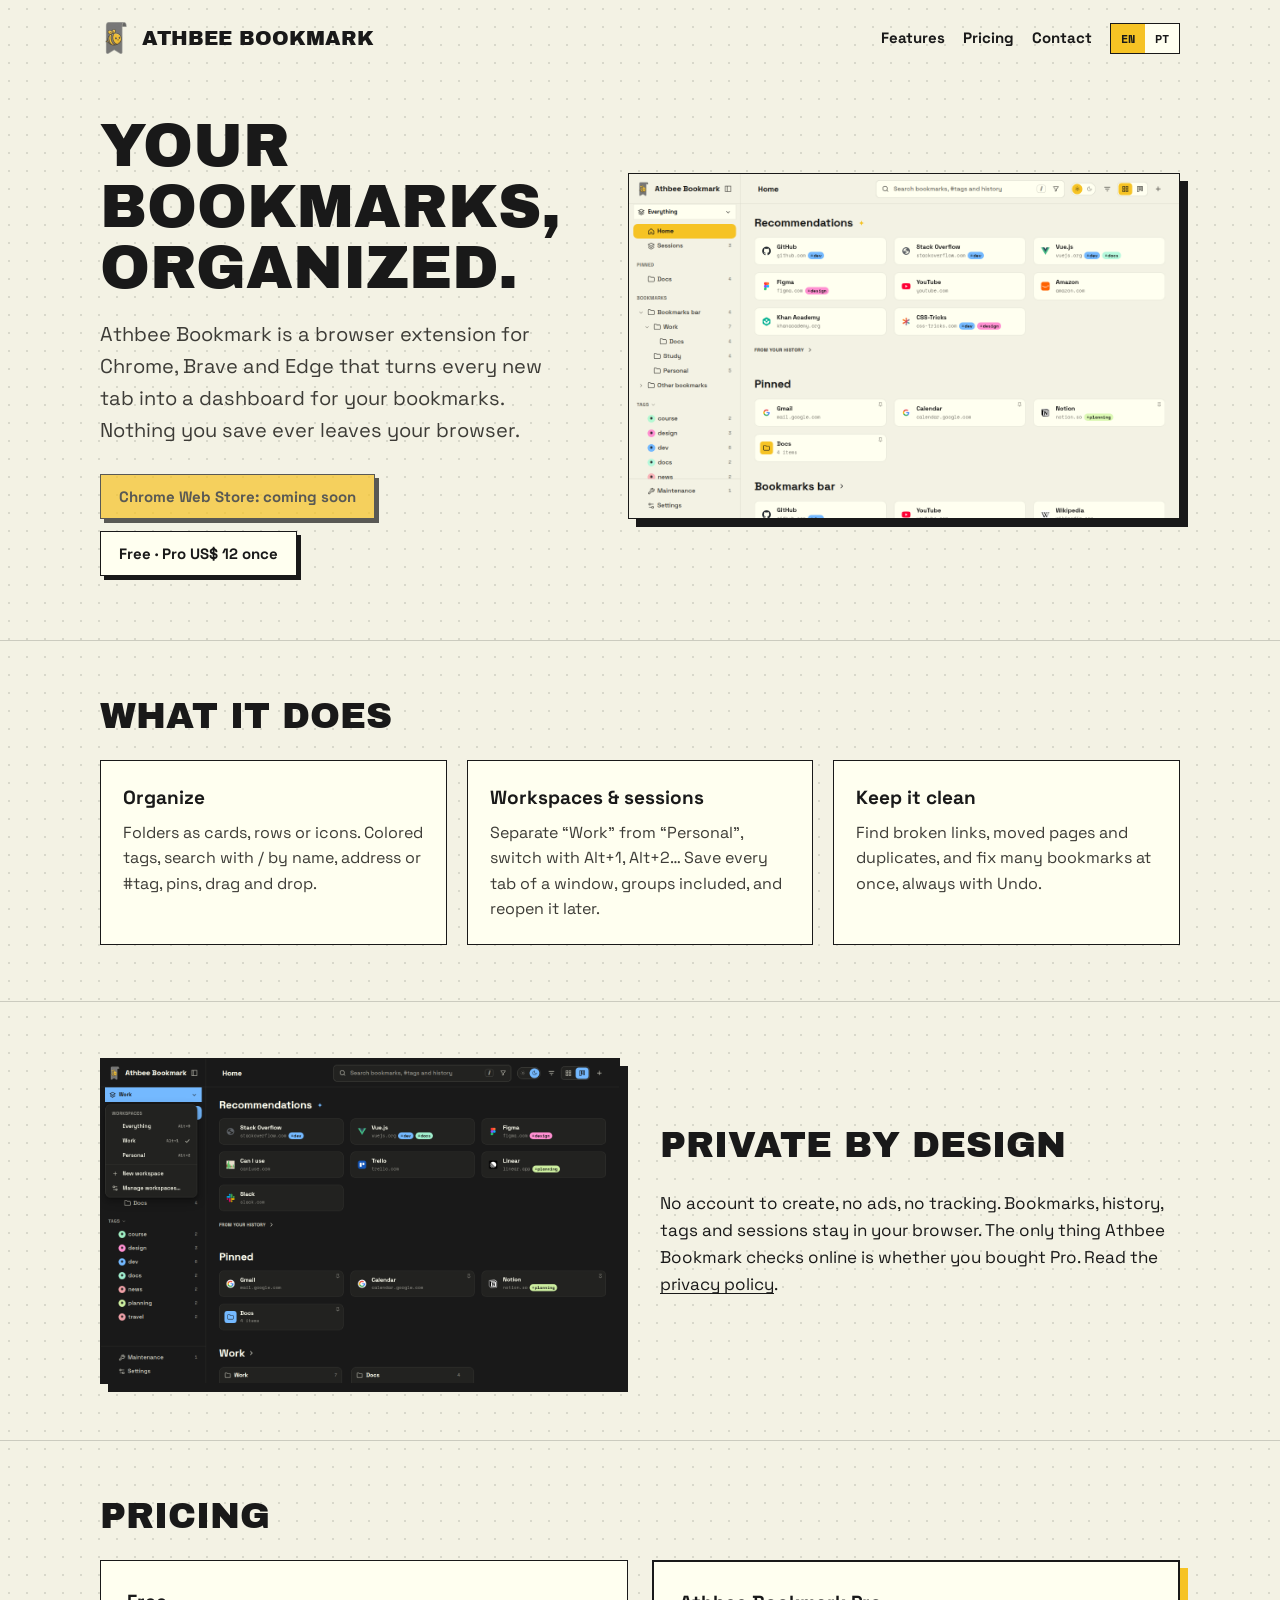
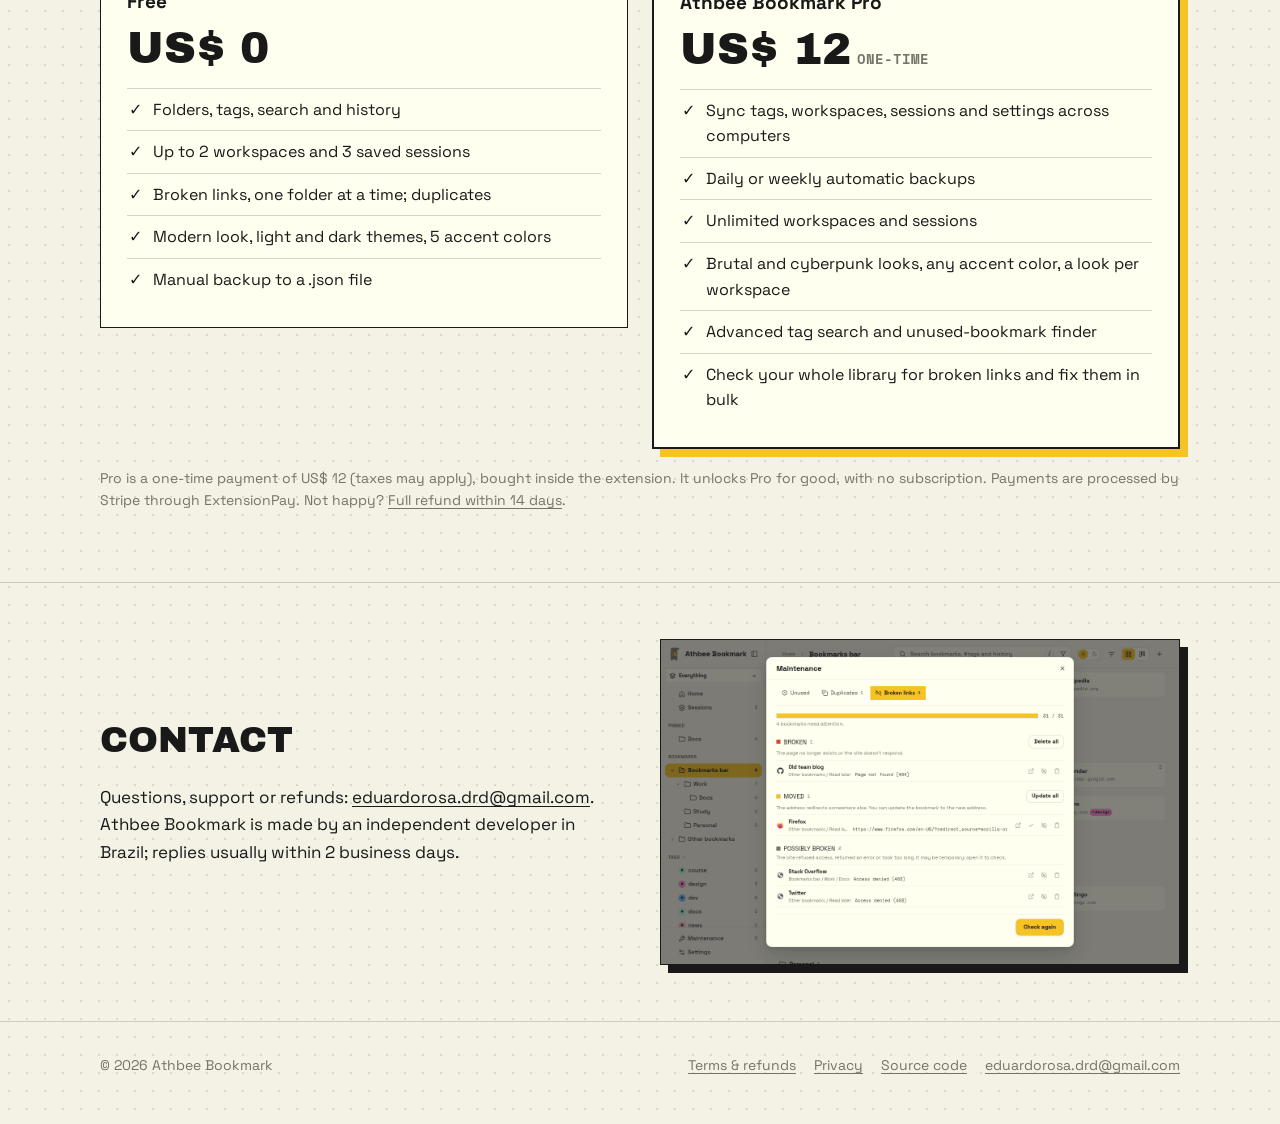
<file: index.html>
<!doctype html>
<html lang="en" data-lang="en">
<head>
<meta charset="utf-8">
<meta name="viewport" content="width=device-width, initial-scale=1">
<title>Athbee Bookmark – your bookmarks, organized</title>
<meta name="description" content="Athbee Bookmark is a browser extension that turns the new tab into a dashboard for your bookmarks: tags, workspaces, tab sessions, broken links and duplicates. Free, with an optional US$ 12 one-time Pro upgrade.">
<link rel="icon" href="img/icon-128.png">
<link rel="stylesheet" href="style.css">
<script src="lang.js"></script>
</head>
<body>
<header class="wrap top">
  <a class="brand" href="./"><img src="img/icon-128.png" alt="">Athbee Bookmark</a>
  <nav class="nav">
    <a class="hide-sm" href="#features"><span lang="en">Features</span><span lang="pt">Recursos</span></a>
    <a href="#pricing"><span lang="en">Pricing</span><span lang="pt">Preços</span></a>
    <a class="hide-sm" href="#contact"><span lang="en">Contact</span><span lang="pt">Contato</span></a>
    <span class="lang"><button data-set-lang="en">EN</button><button data-set-lang="pt">PT</button></span>
  </nav>
</header>

<main>
  <div class="wrap hero">
    <div>
      <h1 lang="en">Your bookmarks, organized.</h1>
      <h1 lang="pt">Seus favoritos, organizados.</h1>
      <p class="lead" lang="en">Athbee Bookmark is a browser extension for Chrome, Brave and Edge that turns every new tab into a dashboard for your bookmarks. Nothing you save ever leaves your browser.</p>
      <p class="lead" lang="pt">O Athbee Bookmark é uma extensão para Chrome, Brave e Edge que transforma cada nova guia num painel dos seus favoritos. Nada do que você salva sai do navegador.</p>
      <div class="cta">
        <a class="btn" aria-disabled="true"><span lang="en">Chrome Web Store: coming soon</span><span lang="pt">Chrome Web Store: em breve</span></a>
        <a class="btn ghost" href="#pricing"><span lang="en">Free · Pro US$ 12 once</span><span lang="pt">Grátis · Pro US$ 12 uma vez</span></a>
      </div>
    </div>
    <img class="shot" src="img/home.png" width="1280" height="800" alt="Athbee Bookmark new tab with suggestions, pinned bookmarks and folders">
  </div>

  <section id="features">
    <div class="wrap">
      <h2><span lang="en">What it does</span><span lang="pt">O que ele faz</span></h2>
      <div class="grid3">
        <div class="card">
          <h3><span lang="en">Organize</span><span lang="pt">Organize</span></h3>
          <p lang="en">Folders as cards, rows or icons. Colored tags, search with / by name, address or #tag, pins, drag and drop.</p>
          <p lang="pt">Pastas em cartões, linhas ou ícones. Tags coloridas, busca com / por nome, endereço ou #tag, fixados, arrastar e soltar.</p>
        </div>
        <div class="card">
          <h3><span lang="en">Workspaces &amp; sessions</span><span lang="pt">Workspaces e sessões</span></h3>
          <p lang="en">Separate “Work” from “Personal”, switch with Alt+1, Alt+2… Save every tab of a window, groups included, and reopen it later.</p>
          <p lang="pt">Separe “Trabalho” de “Pessoal” e troque com Alt+1, Alt+2… Salve todas as abas de uma janela, com grupos, e reabra depois.</p>
        </div>
        <div class="card">
          <h3><span lang="en">Keep it clean</span><span lang="pt">Mantenha em ordem</span></h3>
          <p lang="en">Find broken links, moved pages and duplicates, and fix many bookmarks at once, always with Undo.</p>
          <p lang="pt">Encontre links quebrados, páginas que mudaram e duplicados, e corrija vários favoritos de uma vez, sempre com Desfazer.</p>
        </div>
      </div>
    </div>
  </section>

  <section>
    <div class="wrap split">
      <img class="shot" src="img/workspaces.png" width="1280" height="800" alt="Workspaces in dark mode, columns layout">
      <div>
        <h2><span lang="en">Private by design</span><span lang="pt">Privado de verdade</span></h2>
        <p lang="en">No account to create, no ads, no tracking. Bookmarks, history, tags and sessions stay in your browser. The only thing Athbee Bookmark checks online is whether you bought Pro. Read the <a href="privacy.html">privacy policy</a>.</p>
        <p lang="pt">Sem criar conta, sem anúncios, sem rastreamento. Favoritos, histórico, tags e sessões ficam no seu navegador. A única coisa que o Athbee Bookmark consulta pela internet é se você comprou o Pro. Leia a <a href="privacy.html">política de privacidade</a>.</p>
      </div>
    </div>
  </section>

  <section id="pricing">
    <div class="wrap">
      <h2><span lang="en">Pricing</span><span lang="pt">Preços</span></h2>
      <div class="plans">
        <div class="plan">
          <h3><span lang="en">Free</span><span lang="pt">Grátis</span></h3>
          <div class="price">US$ 0</div>
          <ul lang="en">
            <li>Folders, tags, search and history</li>
            <li>Up to 2 workspaces and 3 saved sessions</li>
            <li>Broken links, one folder at a time; duplicates</li>
            <li>Modern look, light and dark themes, 5 accent colors</li>
            <li>Manual backup to a .json file</li>
          </ul>
          <ul lang="pt">
            <li>Pastas, tags, busca e histórico</li>
            <li>Até 2 workspaces e 3 sessões salvas</li>
            <li>Links quebrados, uma pasta por vez; duplicados</li>
            <li>Visual moderno, temas claro e escuro, 5 cores de destaque</li>
            <li>Backup manual em arquivo .json</li>
          </ul>
        </div>
        <div class="plan pro">
          <h3>Athbee Bookmark Pro</h3>
          <div class="price">US$ 12<small lang="en">one-time</small><small lang="pt">pagamento único</small></div>
          <ul lang="en">
            <li>Sync tags, workspaces, sessions and settings across computers</li>
            <li>Daily or weekly automatic backups</li>
            <li>Unlimited workspaces and sessions</li>
            <li>Brutal and cyberpunk looks, any accent color, a look per workspace</li>
            <li>Advanced tag search and unused-bookmark finder</li>
            <li>Check your whole library for broken links and fix them in bulk</li>
          </ul>
          <ul lang="pt">
            <li>Sincronize tags, workspaces, sessões e configurações entre computadores</li>
            <li>Backup automático diário ou semanal</li>
            <li>Workspaces e sessões ilimitados</li>
            <li>Visuais brutal e cyberpunk, qualquer cor de destaque, visual por workspace</li>
            <li>Busca avançada por tags e favoritos parados</li>
            <li>Verifique a biblioteca inteira e corrija links em lote</li>
          </ul>
        </div>
      </div>
      <p class="fine" lang="en">Pro is a one-time payment of US$ 12 (taxes may apply), bought inside the extension. It unlocks Pro for good, with no subscription. Payments are processed by Stripe through ExtensionPay. Not happy? <a href="terms.html#refunds">Full refund within 14 days</a>.</p>
      <p class="fine" lang="pt">O Pro é um pagamento único de US$ 12 (podem incidir impostos), feito dentro da extensão. Libera o Pro para sempre, sem assinatura. Os pagamentos são processados pelo Stripe, via ExtensionPay. Não gostou? <a href="terms.html#refunds-pt">Reembolso integral em até 14 dias</a>.</p>
    </div>
  </section>

  <section id="contact">
    <div class="wrap split">
      <div>
        <h2><span lang="en">Contact</span><span lang="pt">Contato</span></h2>
        <p lang="en">Questions, support or refunds: <a href="mailto:eduardorosa.drd@gmail.com">eduardorosa.drd@gmail.com</a>. Athbee Bookmark is made by an independent developer in Brazil; replies usually within 2 business days.</p>
        <p lang="pt">Dúvidas, suporte ou reembolsos: <a href="mailto:eduardorosa.drd@gmail.com">eduardorosa.drd@gmail.com</a>. O Athbee Bookmark é feito por um desenvolvedor independente no Brasil; respostas geralmente em até 2 dias úteis.</p>
      </div>
      <img class="shot" src="img/maintenance.png" width="1280" height="800" alt="Broken-link check in the maintenance panel">
    </div>
  </section>
</main>

<footer>
  <div class="wrap">
    <span>© 2026 Athbee Bookmark</span>
    <nav>
      <a href="terms.html"><span lang="en">Terms &amp; refunds</span><span lang="pt">Termos e reembolso</span></a>
      <a href="privacy.html"><span lang="en">Privacy</span><span lang="pt">Privacidade</span></a>
      <a href="https://github.com/erdodrddev-stack/athbee-bookmark-extension"><span lang="en">Source code</span><span lang="pt">Código-fonte</span></a>
      <a href="mailto:eduardorosa.drd@gmail.com">eduardorosa.drd@gmail.com</a>
    </nav>
  </div>
</footer>
</body>
</html>
</file>
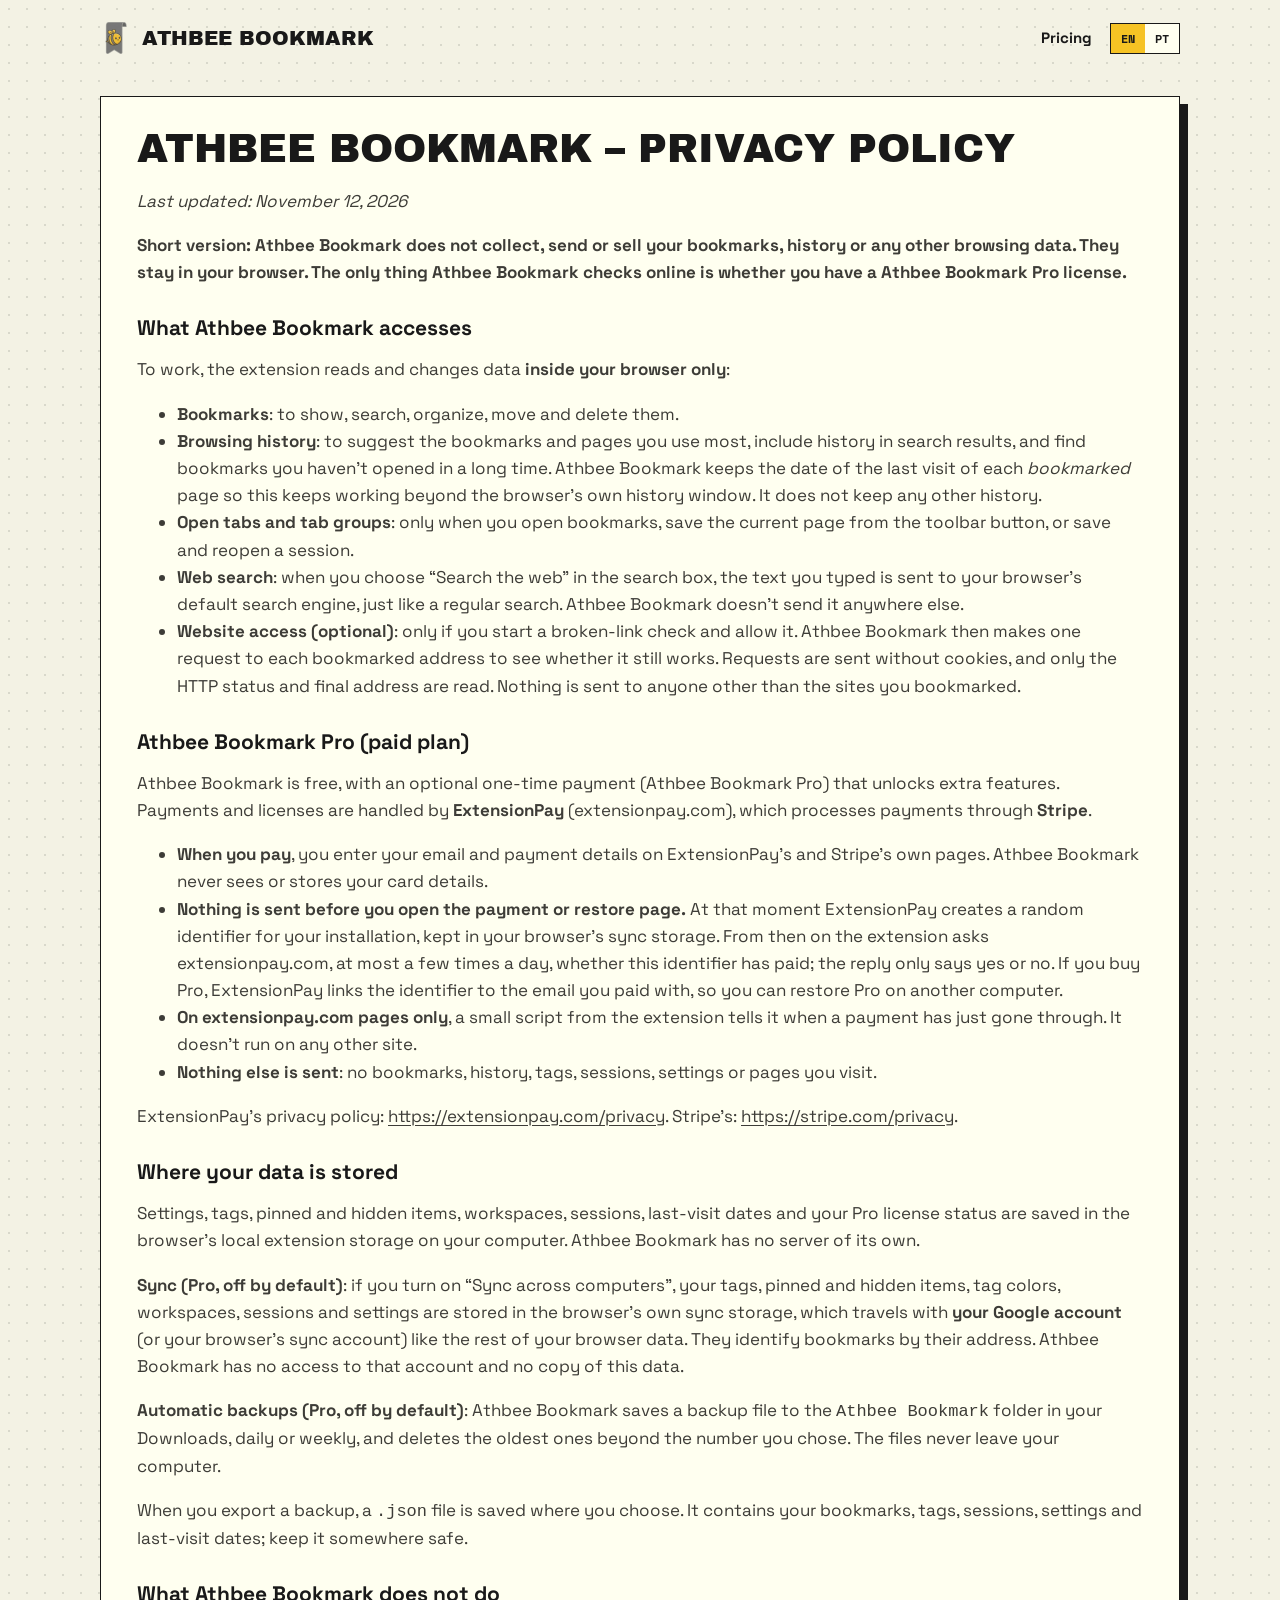
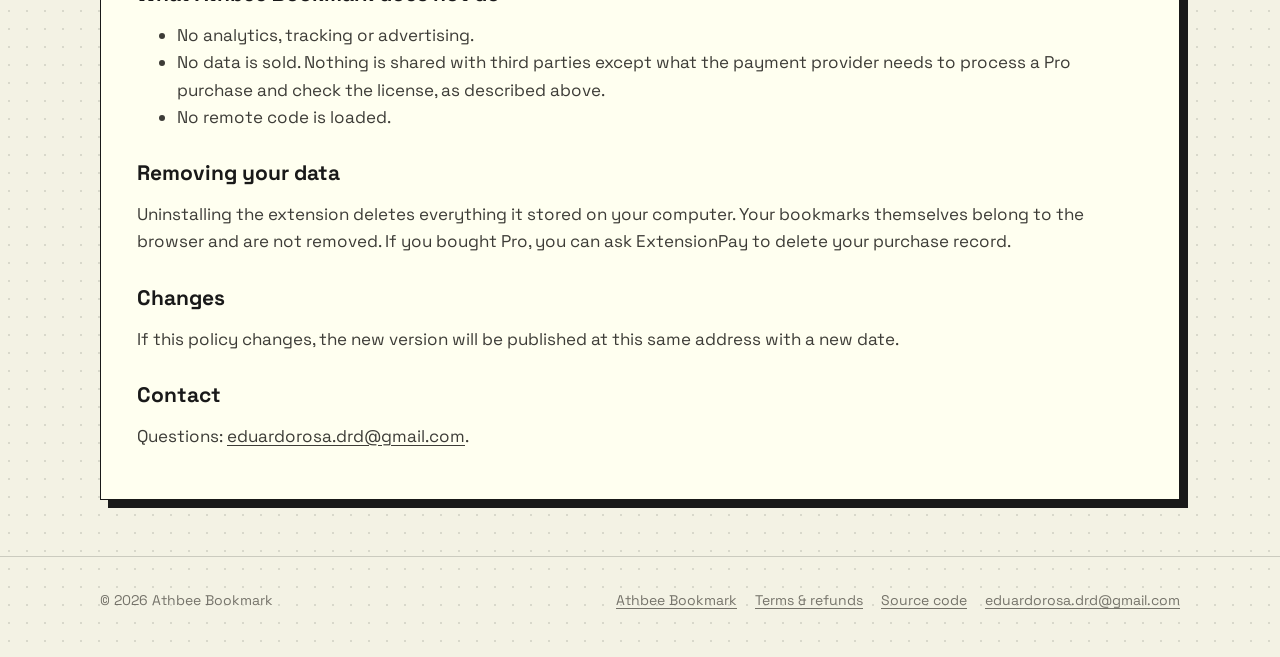
<file: privacy.html>
<!doctype html>
<html lang="en" data-lang="en">
<head>
<meta charset="utf-8">
<meta name="viewport" content="width=device-width, initial-scale=1">
<title>Athbee Bookmark – Privacy policy</title>
<link rel="icon" href="img/icon-128.png">
<link rel="stylesheet" href="style.css">
<script src="lang.js"></script>
</head>
<body>
<header class="wrap top">
  <a class="brand" href="./"><img src="img/icon-128.png" alt="">Athbee Bookmark</a>
  <nav class="nav">
    <a href="./#pricing"><span lang="en">Pricing</span><span lang="pt">Preços</span></a>
    <span class="lang"><button data-set-lang="en">EN</button><button data-set-lang="pt">PT</button></span>
  </nav>
</header>
<main class="wrap">
<article class="doc" lang="en">
<h1>Athbee Bookmark – Privacy Policy</h1>
<p><em>Last updated: November 12, 2026</em></p>
<p><strong>Short version: Athbee Bookmark does not collect, send or sell your bookmarks, history or any other browsing data. They stay in your browser. The only thing Athbee Bookmark checks online is whether you have a Athbee Bookmark Pro license.</strong></p>
<h2>What Athbee Bookmark accesses</h2>
<p>To work, the extension reads and changes data <strong>inside your browser only</strong>:</p>
<ul>
<li><strong>Bookmarks</strong>: to show, search, organize, move and delete them.</li>
<li><strong>Browsing history</strong>: to suggest the bookmarks and pages you use most, include history in search results, and find bookmarks you haven&#x27;t opened in a long time. Athbee Bookmark keeps the date of the last visit of each <em>bookmarked</em> page so this keeps working beyond the browser&#x27;s own history window. It does not keep any other history.</li>
<li><strong>Open tabs and tab groups</strong>: only when you open bookmarks, save the current page from the toolbar button, or save and reopen a session.</li>
<li><strong>Web search</strong>: when you choose “Search the web” in the search box, the text you typed is sent to your browser&#x27;s default search engine, just like a regular search. Athbee Bookmark doesn&#x27;t send it anywhere else.</li>
<li><strong>Website access (optional)</strong>: only if you start a broken-link check and allow it. Athbee Bookmark then makes one request to each bookmarked address to see whether it still works. Requests are sent without cookies, and only the HTTP status and final address are read. Nothing is sent to anyone other than the sites you bookmarked.</li>
</ul>
<h2>Athbee Bookmark Pro (paid plan)</h2>
<p>Athbee Bookmark is free, with an optional one-time payment (Athbee Bookmark Pro) that unlocks extra features. Payments and licenses are handled by <strong>ExtensionPay</strong> (extensionpay.com), which processes payments through <strong>Stripe</strong>.</p>
<ul>
<li><strong>When you pay</strong>, you enter your email and payment details on ExtensionPay&#x27;s and Stripe&#x27;s own pages. Athbee Bookmark never sees or stores your card details.</li>
<li><strong>Nothing is sent before you open the payment or restore page.</strong> At that moment ExtensionPay creates a random identifier for your installation, kept in your browser&#x27;s sync storage. From then on the extension asks extensionpay.com, at most a few times a day, whether this identifier has paid; the reply only says yes or no. If you buy Pro, ExtensionPay links the identifier to the email you paid with, so you can restore Pro on another computer.</li>
<li><strong>On extensionpay.com pages only</strong>, a small script from the extension tells it when a payment has just gone through. It doesn&#x27;t run on any other site.</li>
<li><strong>Nothing else is sent</strong>: no bookmarks, history, tags, sessions, settings or pages you visit.</li>
</ul>
<p>ExtensionPay&#x27;s privacy policy: <a href="https://extensionpay.com/privacy">https://extensionpay.com/privacy</a>. Stripe&#x27;s: <a href="https://stripe.com/privacy">https://stripe.com/privacy</a>.</p>
<h2>Where your data is stored</h2>
<p>Settings, tags, pinned and hidden items, workspaces, sessions, last-visit dates and your Pro license status are saved in the browser&#x27;s local extension storage on your computer. Athbee Bookmark has no server of its own.</p>
<p><strong>Sync (Pro, off by default)</strong>: if you turn on “Sync across computers”, your tags, pinned and hidden items, tag colors, workspaces, sessions and settings are stored in the browser&#x27;s own sync storage, which travels with <strong>your Google account</strong> (or your browser&#x27;s sync account) like the rest of your browser data. They identify bookmarks by their address. Athbee Bookmark has no access to that account and no copy of this data.</p>
<p><strong>Automatic backups (Pro, off by default)</strong>: Athbee Bookmark saves a backup file to the <code>Athbee Bookmark</code> folder in your Downloads, daily or weekly, and deletes the oldest ones beyond the number you chose. The files never leave your computer.</p>
<p>When you export a backup, a <code>.json</code> file is saved where you choose. It contains your bookmarks, tags, sessions, settings and last-visit dates; keep it somewhere safe.</p>
<h2>What Athbee Bookmark does not do</h2>
<ul>
<li>No analytics, tracking or advertising.</li>
<li>No data is sold. Nothing is shared with third parties except what the payment provider needs to process a Pro purchase and check the license, as described above.</li>
<li>No remote code is loaded.</li>
</ul>
<h2>Removing your data</h2>
<p>Uninstalling the extension deletes everything it stored on your computer. Your bookmarks themselves belong to the browser and are not removed. If you bought Pro, you can ask ExtensionPay to delete your purchase record.</p>
<h2>Changes</h2>
<p>If this policy changes, the new version will be published at this same address with a new date.</p>
<h2>Contact</h2>
<p>Questions: <a href="mailto:eduardorosa.drd@gmail.com">eduardorosa.drd@gmail.com</a>.</p>
</article>
<article class="doc" lang="pt">
<h1>Athbee Bookmark – Política de Privacidade</h1>
<p><em>Atualizada em 12 de novembro de 2026</em></p>
<p><strong>Resumo: o Athbee Bookmark não coleta, não envia e não vende seus favoritos, seu histórico nem nenhum outro dado de navegação. Eles ficam no seu navegador. A única coisa que o Athbee Bookmark consulta pela internet é se você tem uma licença do Athbee Bookmark Pro.</strong></p>
<h2>O que o Athbee Bookmark acessa</h2>
<p>Para funcionar, a extensão lê e altera dados <strong>somente dentro do seu navegador</strong>:</p>
<ul>
<li><strong>Favoritos</strong>: para mostrar, buscar, organizar, mover e excluir.</li>
<li><strong>Histórico</strong>: para sugerir os favoritos e páginas que você mais usa, incluir o histórico na busca e encontrar favoritos que você não abre há muito tempo. O Athbee Bookmark guarda a data da última visita de cada página <em>que está nos favoritos</em>, para isso continuar funcionando além do período que o navegador guarda. Nenhum outro histórico é guardado.</li>
<li><strong>Abas e grupos de abas</strong>: só quando você abre favoritos, salva a página atual pelo botão da barra ou salva e reabre uma sessão.</li>
<li><strong>Pesquisa na web</strong>: quando você escolhe “Pesquisar na web” na caixa de busca, o texto digitado vai para o mecanismo de busca padrão do seu navegador, como numa busca normal. O Athbee Bookmark não o envia para nenhum outro lugar.</li>
<li><strong>Acesso a sites (opcional)</strong>: só se você iniciar uma verificação de links quebrados e permitir. O Athbee Bookmark faz uma requisição a cada endereço salvo para ver se ainda funciona, sem enviar cookies, lendo apenas o código HTTP e o endereço final. Nada é enviado a ninguém além dos próprios sites que você salvou.</li>
</ul>
<h2>Athbee Bookmark Pro (plano pago)</h2>
<p>O Athbee Bookmark é grátis, com um pagamento único opcional (Athbee Bookmark Pro) que libera recursos extras. Pagamentos e licenças ficam a cargo do <strong>ExtensionPay</strong> (extensionpay.com), que processa os pagamentos pelo <strong>Stripe</strong>.</p>
<ul>
<li><strong>Ao pagar</strong>, você informa seu e-mail e os dados de pagamento nas páginas do próprio ExtensionPay e do Stripe. O Athbee Bookmark nunca vê nem guarda os dados do seu cartão.</li>
<li><strong>Nada é enviado antes de você abrir a página de pagamento ou de recuperação.</strong> Nesse momento o ExtensionPay cria um identificador aleatório para a sua instalação, guardado no armazenamento de sincronização do navegador. A partir daí a extensão pergunta ao extensionpay.com, no máximo algumas vezes por dia, se esse identificador pagou; a resposta diz apenas sim ou não. Se você comprar o Pro, o ExtensionPay associa o identificador ao e-mail usado no pagamento, para você poder recuperar o Pro em outro computador.</li>
<li><strong>Só nas páginas do extensionpay.com</strong>, um pequeno script da extensão avisa quando um pagamento acabou de ser concluído. Ele não roda em nenhum outro site.</li>
<li><strong>Nada mais é enviado</strong>: nenhum favorito, histórico, tag, sessão, configuração ou página visitada.</li>
</ul>
<p>Política de privacidade do ExtensionPay: <a href="https://extensionpay.com/privacy">https://extensionpay.com/privacy</a>. Do Stripe: <a href="https://stripe.com/privacy">https://stripe.com/privacy</a>.</p>
<h2>Onde seus dados ficam</h2>
<p>Configurações, tags, fixados, ocultos, workspaces, sessões, datas de visita e o status da sua licença Pro ficam no armazenamento local da extensão, no seu computador. O Athbee Bookmark não tem servidor próprio.</p>
<p><strong>Sincronização (Pro, desligada por padrão)</strong>: se você ligar “Sincronizar entre computadores”, suas tags, fixados, ocultos, cores de tags, workspaces, sessões e configurações vão para o armazenamento de sincronização do próprio navegador, que acompanha <strong>a sua conta Google</strong> (ou a conta de sincronização do seu navegador), como o restante dos dados do navegador. Os favoritos são identificados pelo endereço. O Athbee Bookmark não tem acesso a essa conta nem cópia desses dados.</p>
<p><strong>Backup automático (Pro, desligado por padrão)</strong>: o Athbee Bookmark salva um arquivo de backup na pasta <code>Athbee Bookmark</code> dos seus Downloads, todo dia ou toda semana, e apaga os mais antigos além da quantidade escolhida. Os arquivos nunca saem do seu computador.</p>
<p>Ao exportar um backup, um arquivo <code>.json</code> é salvo onde você escolher. Ele contém favoritos, tags, sessões, configurações e datas de visita; guarde-o em lugar seguro.</p>
<h2>O que o Athbee Bookmark não faz</h2>
<ul>
<li>Nada de estatísticas de uso, rastreamento ou anúncios.</li>
<li>Nenhum dado é vendido. Nada é compartilhado com terceiros além do que o processador de pagamento precisa para concluir uma compra do Pro e verificar a licença, como descrito acima.</li>
<li>Nenhum código é carregado de fora.</li>
</ul>
<h2>Como apagar seus dados</h2>
<p>Desinstalar a extensão apaga tudo o que ela guardou no seu computador. Seus favoritos pertencem ao navegador e não são removidos. Se você comprou o Pro, pode pedir ao ExtensionPay que apague o registro da compra.</p>
<h2>Mudanças</h2>
<p>Se esta política mudar, a nova versão será publicada neste mesmo endereço, com nova data.</p>
<h2>Contato</h2>
<p>Dúvidas: <a href="mailto:eduardorosa.drd@gmail.com">eduardorosa.drd@gmail.com</a>.</p>
</article>
</main>
<footer>
  <div class="wrap">
    <span>© 2026 Athbee Bookmark</span>
    <nav>
      <a href="./">Athbee Bookmark</a>
      <a href="terms.html"><span lang="en">Terms &amp; refunds</span><span lang="pt">Termos e reembolso</span></a>
      <a href="https://github.com/erdodrddev-stack/athbee-bookmark-extension"><span lang="en">Source code</span><span lang="pt">Código-fonte</span></a>
      <a href="mailto:eduardorosa.drd@gmail.com">eduardorosa.drd@gmail.com</a>
    </nav>
  </div>
</footer>
</body>
</html>
</file>
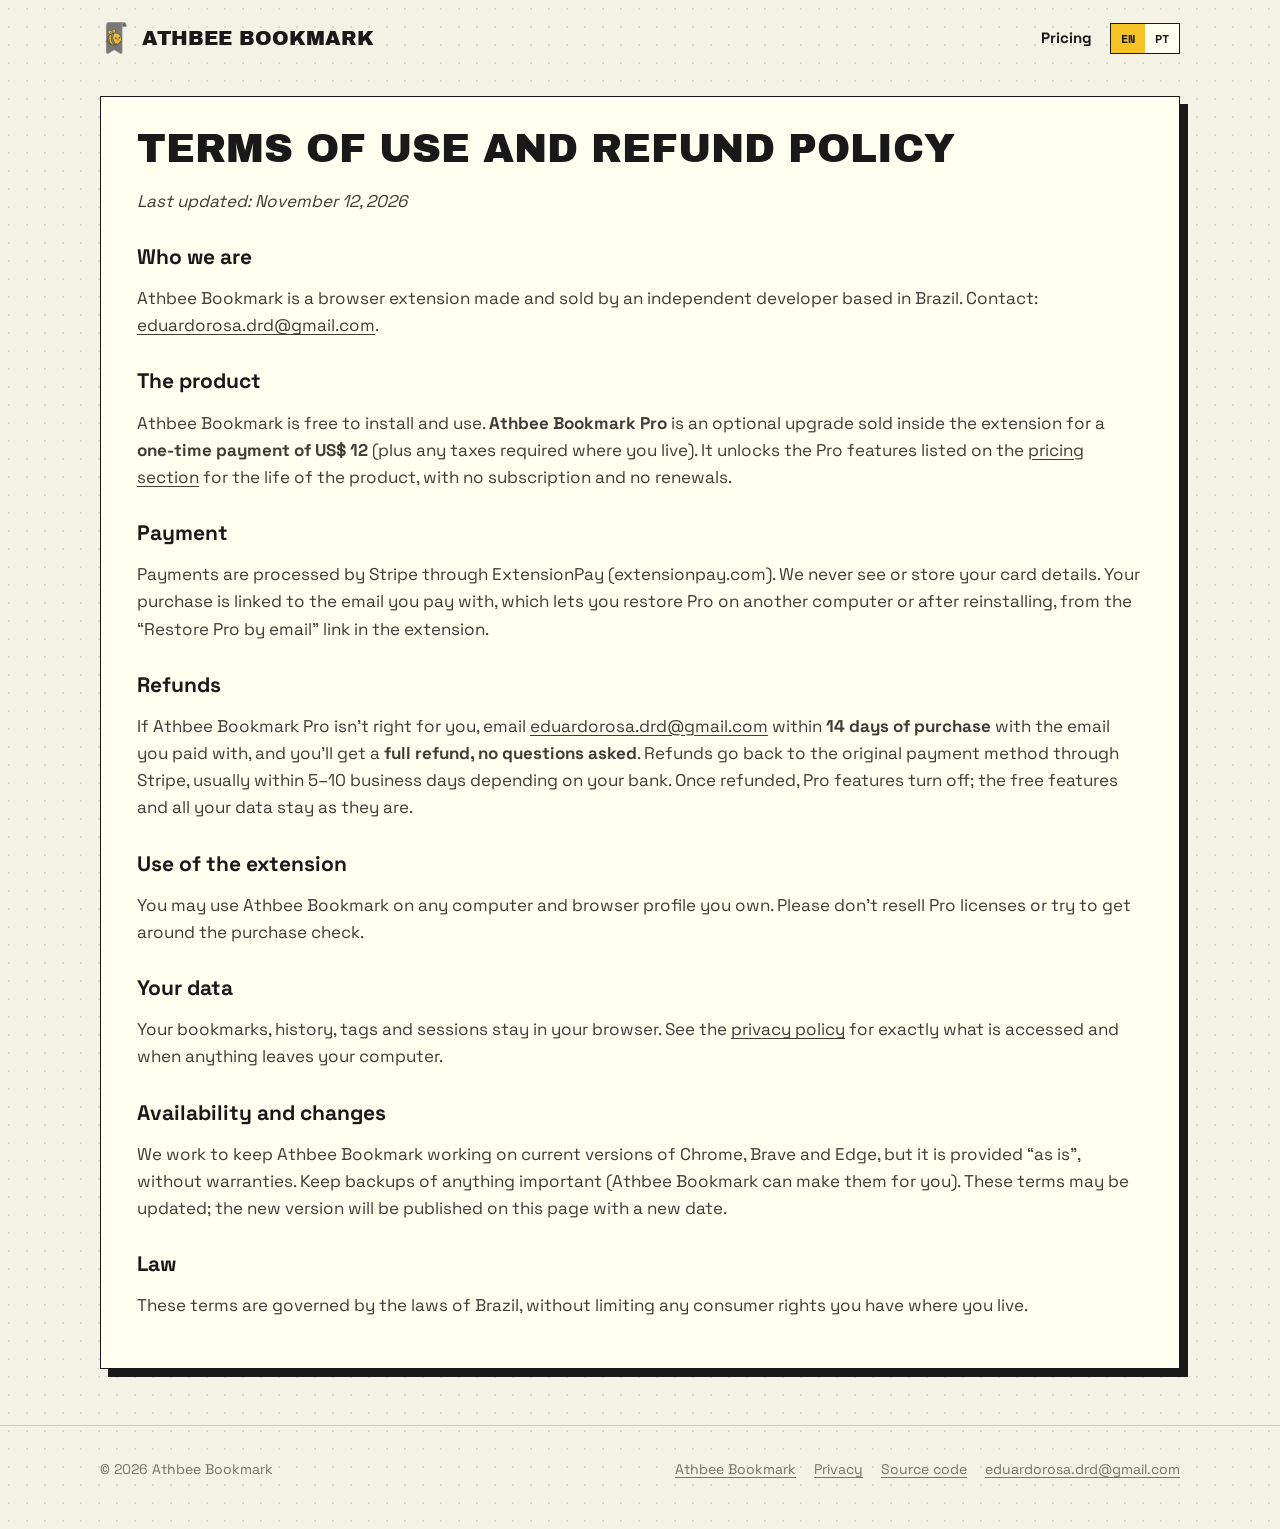
<file: terms.html>
<!doctype html>
<html lang="en" data-lang="en">
<head>
<meta charset="utf-8">
<meta name="viewport" content="width=device-width, initial-scale=1">
<title>Athbee Bookmark – Terms and refunds</title>
<link rel="icon" href="img/icon-128.png">
<link rel="stylesheet" href="style.css">
<script src="lang.js"></script>
</head>
<body>
<header class="wrap top">
  <a class="brand" href="./"><img src="img/icon-128.png" alt="">Athbee Bookmark</a>
  <nav class="nav">
    <a href="./#pricing"><span lang="en">Pricing</span><span lang="pt">Preços</span></a>
    <span class="lang"><button data-set-lang="en">EN</button><button data-set-lang="pt">PT</button></span>
  </nav>
</header>

<main class="wrap">
  <article class="doc" lang="en">
    <h1>Terms of use and refund policy</h1>
    <p><em>Last updated: November 12, 2026</em></p>

    <h2>Who we are</h2>
    <p>Athbee Bookmark is a browser extension made and sold by an independent developer based in Brazil. Contact: <a href="mailto:eduardorosa.drd@gmail.com">eduardorosa.drd@gmail.com</a>.</p>

    <h2>The product</h2>
    <p>Athbee Bookmark is free to install and use. <strong>Athbee Bookmark Pro</strong> is an optional upgrade sold inside the extension for a <strong>one-time payment of US$ 12</strong> (plus any taxes required where you live). It unlocks the Pro features listed on the <a href="./#pricing">pricing section</a> for the life of the product, with no subscription and no renewals.</p>

    <h2>Payment</h2>
    <p>Payments are processed by Stripe through ExtensionPay (extensionpay.com). We never see or store your card details. Your purchase is linked to the email you pay with, which lets you restore Pro on another computer or after reinstalling, from the “Restore Pro by email” link in the extension.</p>

    <h2 id="refunds">Refunds</h2>
    <p>If Athbee Bookmark Pro isn't right for you, email <a href="mailto:eduardorosa.drd@gmail.com">eduardorosa.drd@gmail.com</a> within <strong>14 days of purchase</strong> with the email you paid with, and you'll get a <strong>full refund, no questions asked</strong>. Refunds go back to the original payment method through Stripe, usually within 5–10 business days depending on your bank. Once refunded, Pro features turn off; the free features and all your data stay as they are.</p>

    <h2>Use of the extension</h2>
    <p>You may use Athbee Bookmark on any computer and browser profile you own. Please don't resell Pro licenses or try to get around the purchase check.</p>

    <h2>Your data</h2>
    <p>Your bookmarks, history, tags and sessions stay in your browser. See the <a href="privacy.html">privacy policy</a> for exactly what is accessed and when anything leaves your computer.</p>

    <h2>Availability and changes</h2>
    <p>We work to keep Athbee Bookmark working on current versions of Chrome, Brave and Edge, but it is provided “as is”, without warranties. Keep backups of anything important (Athbee Bookmark can make them for you). These terms may be updated; the new version will be published on this page with a new date.</p>

    <h2>Law</h2>
    <p>These terms are governed by the laws of Brazil, without limiting any consumer rights you have where you live.</p>
  </article>

  <article class="doc" lang="pt">
    <h1>Termos de uso e política de reembolso</h1>
    <p><em>Atualizados em 12 de novembro de 2026</em></p>

    <h2>Quem somos</h2>
    <p>O Athbee Bookmark é uma extensão de navegador feita e vendida por um desenvolvedor independente no Brasil. Contato: <a href="mailto:eduardorosa.drd@gmail.com">eduardorosa.drd@gmail.com</a>.</p>

    <h2>O produto</h2>
    <p>O Athbee Bookmark é grátis para instalar e usar. O <strong>Athbee Bookmark Pro</strong> é uma melhoria opcional vendida dentro da extensão por um <strong>pagamento único de US$ 12</strong> (mais impostos exigidos onde você mora). Ele libera os recursos Pro listados na <a href="./#pricing">seção de preços</a> por toda a vida do produto, sem assinatura e sem renovação.</p>

    <h2>Pagamento</h2>
    <p>Os pagamentos são processados pelo Stripe, via ExtensionPay (extensionpay.com). Nunca vemos nem guardamos os dados do seu cartão. A compra fica associada ao e-mail usado no pagamento, o que permite recuperar o Pro em outro computador ou depois de reinstalar, pelo link “Recuperar o Pro pelo e-mail” na extensão.</p>

    <h2 id="refunds-pt">Reembolso</h2>
    <p>Se o Athbee Bookmark Pro não for o que você esperava, escreva para <a href="mailto:eduardorosa.drd@gmail.com">eduardorosa.drd@gmail.com</a> em até <strong>14 dias da compra</strong>, informando o e-mail usado no pagamento, e você recebe o <strong>reembolso integral, sem perguntas</strong>. O valor volta para a forma de pagamento original pelo Stripe, normalmente em 5 a 10 dias úteis, conforme o banco. Depois do reembolso, os recursos Pro são desligados; os recursos grátis e todos os seus dados continuam como estão.</p>

    <h2>Uso da extensão</h2>
    <p>Você pode usar o Athbee Bookmark em qualquer computador e perfil de navegador seu. Não revenda licenças Pro nem tente burlar a verificação da compra.</p>

    <h2>Seus dados</h2>
    <p>Seus favoritos, histórico, tags e sessões ficam no seu navegador. Veja a <a href="privacy.html">política de privacidade</a> para saber exatamente o que é acessado e quando algo sai do seu computador.</p>

    <h2>Disponibilidade e mudanças</h2>
    <p>Trabalhamos para manter o Athbee Bookmark funcionando nas versões atuais do Chrome, Brave e Edge, mas ele é fornecido “no estado em que se encontra”, sem garantias. Mantenha backups do que for importante (o Athbee Bookmark pode fazê-los por você). Estes termos podem ser atualizados; a nova versão será publicada nesta página, com nova data.</p>

    <h2>Lei aplicável</h2>
    <p>Estes termos seguem as leis do Brasil, sem limitar os direitos de consumidor que você tenha onde mora, incluindo os do Código de Defesa do Consumidor.</p>
  </article>
</main>

<footer>
  <div class="wrap">
    <span>© 2026 Athbee Bookmark</span>
    <nav>
      <a href="./">Athbee Bookmark</a>
      <a href="privacy.html"><span lang="en">Privacy</span><span lang="pt">Privacidade</span></a>
      <a href="https://github.com/erdodrddev-stack/athbee-bookmark-extension"><span lang="en">Source code</span><span lang="pt">Código-fonte</span></a>
      <a href="mailto:eduardorosa.drd@gmail.com">eduardorosa.drd@gmail.com</a>
    </nav>
  </div>
</footer>
</body>
</html>
</file>
<file: style.css>
@font-face { font-family: 'Archivo Black'; src: url(fonts/archivo-black-latin-400-normal.woff2) format('woff2'); font-display: swap; }
@font-face { font-family: 'Space Grotesk'; src: url(fonts/space-grotesk-latin-400-normal.woff2) format('woff2'); font-weight: 400; font-display: swap; }
@font-face { font-family: 'Space Grotesk'; src: url(fonts/space-grotesk-latin-700-normal.woff2) format('woff2'); font-weight: 700; font-display: swap; }
@font-face { font-family: 'Space Mono'; src: url(fonts/space-mono-latin-700-normal.woff2) format('woff2'); font-weight: 700; font-display: swap; }

:root {
  --bg: #f3f2e4; --card: #fffff0; --ink: #191919; --text-2: #3d3c37; --text-3: #75736a;
  --accent: #f6c324; --rule: rgba(25, 25, 25, 0.18); --dot: rgba(25, 25, 25, 0.12);
  --display: 'Archivo Black', 'Space Grotesk', system-ui, sans-serif;
  --font: 'Space Grotesk', system-ui, -apple-system, 'Segoe UI', sans-serif;
  --mono: 'Space Mono', ui-monospace, monospace;
  color-scheme: light dark;
}
@media (prefers-color-scheme: dark) {
  :root { --bg: #191919; --card: #222220; --ink: #fffff0; --text-2: #d2d1c4; --text-3: #93928a; --rule: rgba(255, 255, 240, 0.16); --dot: rgba(255, 255, 240, 0.08); }
}

* { box-sizing: border-box; }
html { scroll-behavior: smooth; }
body {
  margin: 0; background: var(--bg); color: var(--ink); font: 17px/1.6 var(--font);
  background-image: radial-gradient(var(--dot) 1.2px, transparent 1.2px); background-size: 18px 18px;
}
a { color: inherit; text-underline-offset: 3px; }
img { max-width: 100%; height: auto; display: block; }

/* one language at a time */
html[data-lang='en'] [lang='pt'], html[data-lang='pt'] [lang='en'] { display: none !important; }

.wrap { width: min(1080px, 100% - 32px); margin: 0 auto; }

/* header */
.top { display: flex; align-items: center; justify-content: space-between; gap: 16px; padding: 22px 0; }
.brand { display: flex; align-items: center; gap: 10px; font-family: var(--display); font-size: 20px; line-height: 1.05; text-transform: uppercase; text-decoration: none; }
.brand img { width: 32px; height: 32px; }
.nav { display: flex; align-items: center; gap: 18px; font-weight: 700; font-size: 15px; }
.nav a { text-decoration: none; }
.nav a:hover { text-decoration: underline; }
.lang { display: inline-flex; border: 1.5px solid var(--ink); background: var(--card); }
.lang button { border: 0; background: none; color: var(--ink); font: 700 12px var(--mono); padding: 6px 10px; cursor: pointer; }
.lang button[aria-pressed='true'] { background: var(--accent); color: #191919; }

/* hero */
.hero { display: grid; grid-template-columns: 1fr 1.15fr; gap: 48px; align-items: center; padding: 40px 0 64px; }
h1 { font-family: var(--display); font-weight: 400; font-size: clamp(36px, 5.4vw, 60px); line-height: 1.02; text-transform: uppercase; margin: 0 0 18px; }
.lead { font-size: 20px; color: var(--text-2); margin: 0 0 28px; }
.cta { display: flex; flex-wrap: wrap; gap: 12px; align-items: center; }
.btn {
  display: inline-flex; align-items: center; gap: 8px; padding: 12px 18px; border: 1.5px solid #191919;
  background: var(--accent); color: #191919; font: 700 15px var(--font); text-decoration: none; box-shadow: 4px 4px 0 #191919;
}
.btn.ghost { background: var(--card); color: var(--ink); border-color: var(--ink); box-shadow: 4px 4px 0 var(--ink); }
.btn[aria-disabled='true'] { opacity: 0.7; cursor: default; }
.note { font: 700 12px var(--mono); color: var(--text-3); text-transform: uppercase; letter-spacing: 0.06em; }
.shot { border: 1.5px solid var(--ink); box-shadow: 8px 8px 0 var(--ink); background: var(--card); }

/* sections */
section { padding: 56px 0; border-top: 1.5px solid var(--rule); }
h2 { font-family: var(--display); font-weight: 400; font-size: clamp(26px, 3.4vw, 36px); text-transform: uppercase; margin: 0 0 24px; line-height: 1.1; }
h3 { font-size: 19px; margin: 0 0 6px; }
.grid3 { display: grid; grid-template-columns: repeat(3, 1fr); gap: 20px; }
.card { background: var(--card); border: 1.5px solid var(--ink); padding: 22px; }
.card p { margin: 0; color: var(--text-2); font-size: 16px; }

/* pricing */
.plans { display: grid; grid-template-columns: 1fr 1fr; gap: 24px; align-items: start; }
.plan { background: var(--card); border: 1.5px solid var(--ink); padding: 26px; }
.plan.pro { box-shadow: 8px 8px 0 var(--accent); border-width: 2px; }
.price { font-family: var(--display); font-size: 44px; line-height: 1; margin: 8px 0 4px; }
.price small { font: 700 14px var(--mono); color: var(--text-3); text-transform: uppercase; margin-left: 6px; }
.plan ul { margin: 18px 0 0; padding: 0; list-style: none; }
.plan li { padding: 8px 0 8px 26px; border-top: 1px solid var(--rule); position: relative; font-size: 16px; }
.plan li::before { content: '✓'; position: absolute; left: 2px; font-weight: 700; }
.fine { color: var(--text-3); font-size: 14px; margin-top: 18px; }

.split { display: grid; grid-template-columns: 1fr 1fr; gap: 40px; align-items: center; }

/* legal pages */
.doc { background: var(--card); border: 1.5px solid var(--ink); box-shadow: 8px 8px 0 var(--ink); padding: 32px 36px; margin: 20px 0 56px; }
.doc h1 { font-size: clamp(28px, 4vw, 40px); }
.doc h2 { font-family: var(--font); font-weight: 700; font-size: 21px; text-transform: none; margin: 30px 0 8px; }
.doc p, .doc li { color: var(--text-2); }

footer { padding: 32px 0 48px; border-top: 1.5px solid var(--rule); font-size: 14px; color: var(--text-3); }
footer .wrap { display: flex; flex-wrap: wrap; gap: 18px; justify-content: space-between; }
footer nav { display: flex; gap: 18px; flex-wrap: wrap; }

@media (max-width: 820px) {
  .hero, .plans, .split, .grid3 { grid-template-columns: 1fr; }
  .hero { padding-top: 16px; gap: 32px; }
  .nav .hide-sm { display: none; }
  .doc { padding: 22px 18px; }
}
</file>
